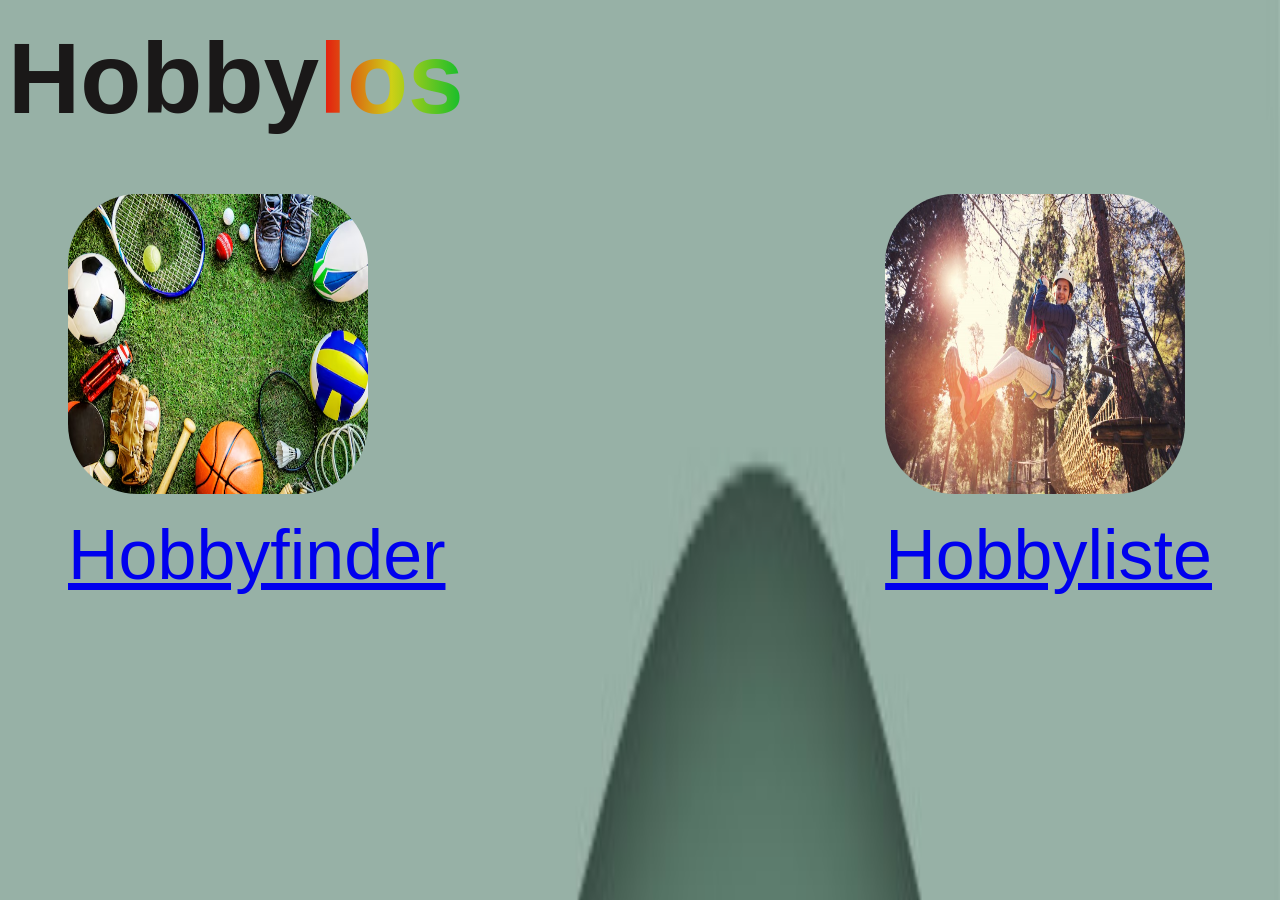
<file: index.html>
<!DOCTYPE html>
<html>
    <head>
        <meta charset="UTF-8">
        <title>HOBBYlos</title>
        <link rel="stylesheet" href="style.css" />   
</head>
<body>
    <h1><span class="hobby">Hobby</span><span class="los">los</span></h1>
    <div class="containerlos">
       <div class="left-column">
        <figure>
            <a href="Hobbyfinder.html"><img src="bilder/baelle.jpeg" class="bilder" width="300" height="300"></a>
            <figcaption><a href="Hobbyfinder.html" style="font-family: Arial; font-size: 70px;">Hobbyfinder</a></figcaption>
        </figure>
    </div>
    <div class="right-column">
        <figure>
            <a href="Hobbyliste.html"><img src="bilder/Ben.jpeg" class="bilder"  width="300" height="300"></a>
            <figcaption><a href="Hobbyliste.html" style="font-family: Arial; font-size: 70px;">Hobbyliste</a></div></figcaption>
        </figure>
    </div>
</body>
</html>
</file>
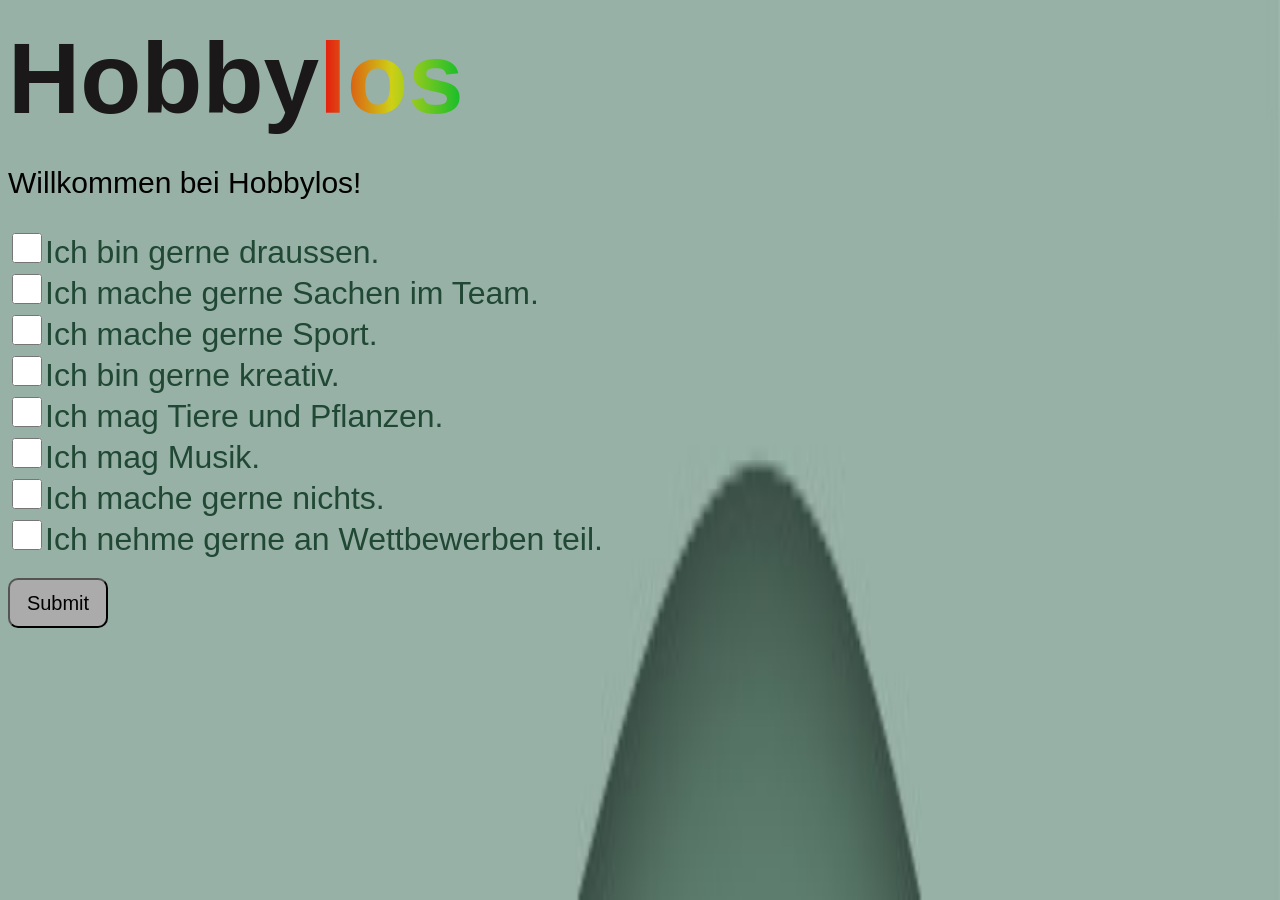
<file: Hobbyfinder.html>
<!DOCTYPE html>
<html>
    <head>
        <meta charset="UTF-8">
        <title>HOBBYlos</title>
        <link rel="stylesheet" href="style.css" /> 
</head>
    <body>
        <h1><span class="hobby">Hobby</span><span class="los">los</span></h1>
        <p class="Willkommen">Willkommen bei Hobbylos!</p>
     
        <div id="fragenliste"></div>
        <div id="ergebnis"></div>
        <script type="text/javascript" src="fragen.js"></script>
        <script type="text/javascript" src="hobbys.js"></script>
        <script type="text/javascript" src="hobbylos.js"></script>
        <script>
            fragenliste_ausgeben(fragen);
            const formular = document.getElementById("formular");
            formular.addEventListener("submit", vorschlagen);
        </script>
    </body>
</html>
</file>
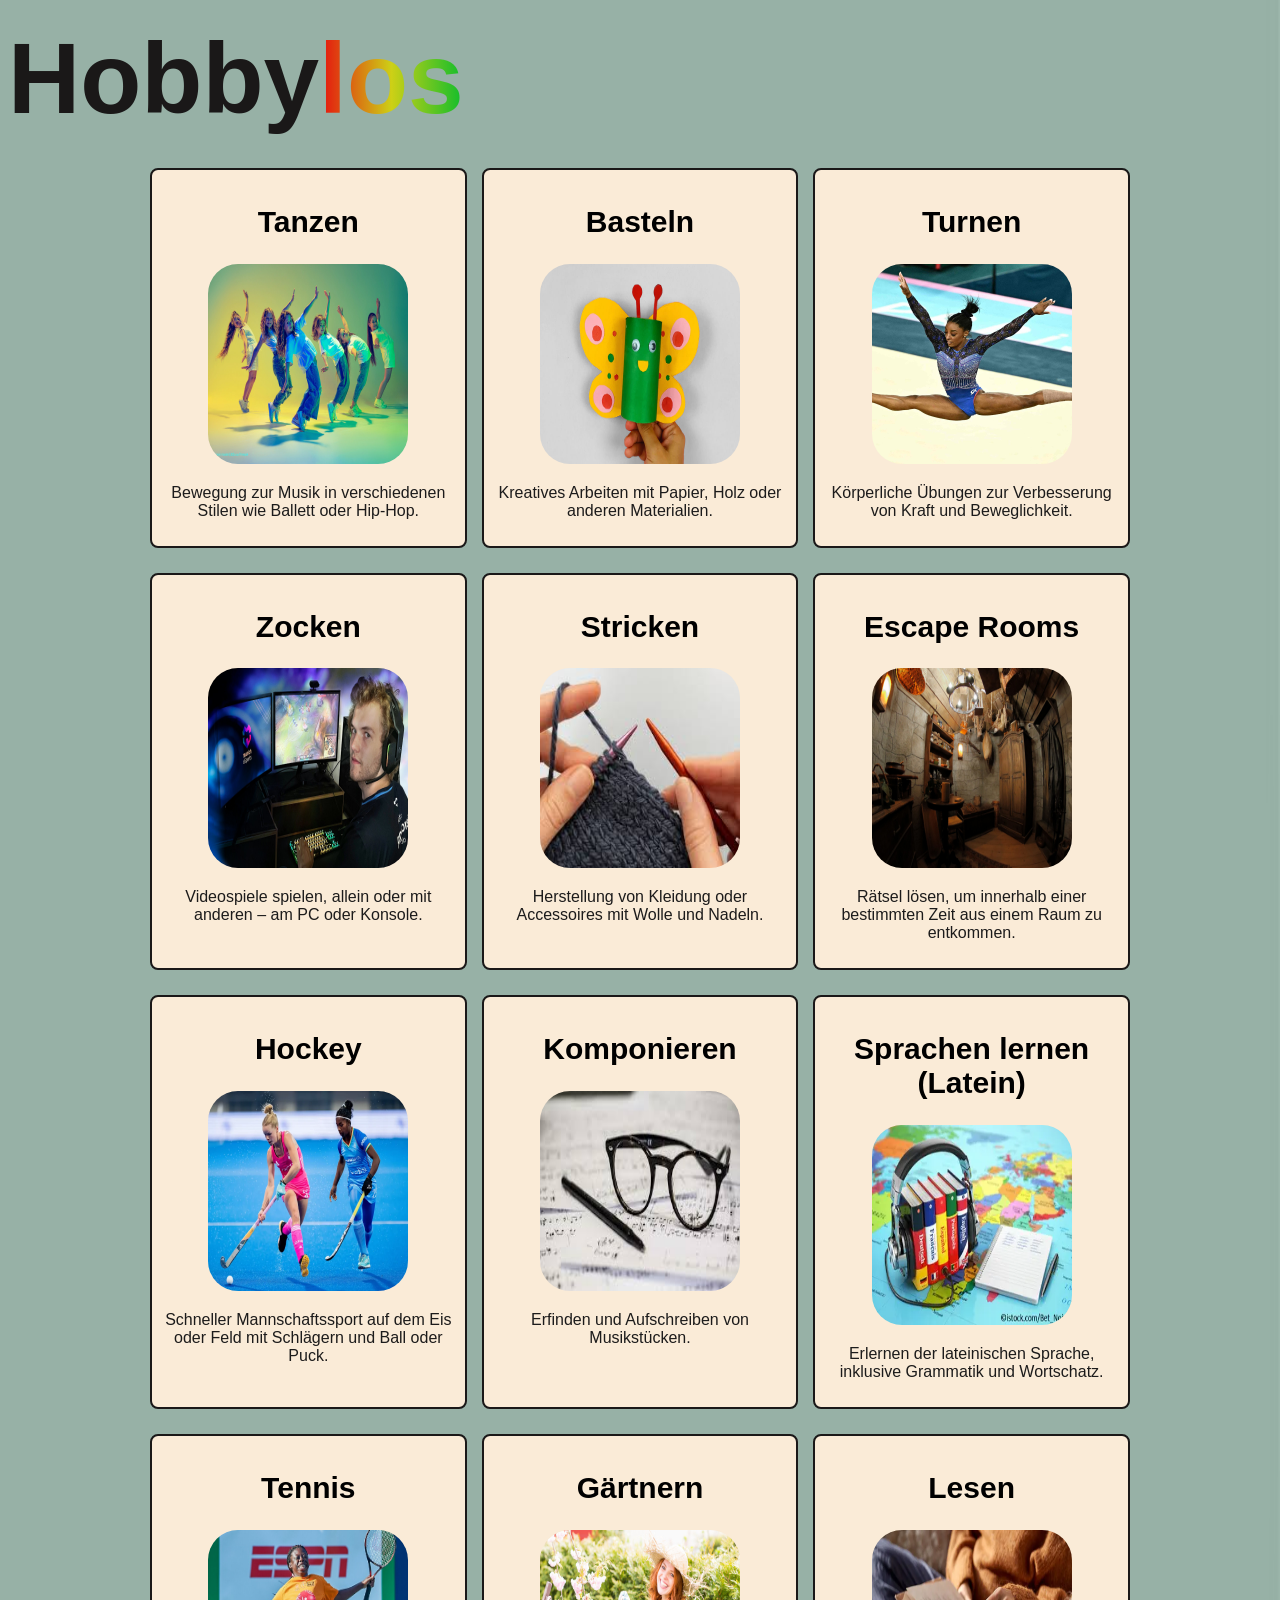
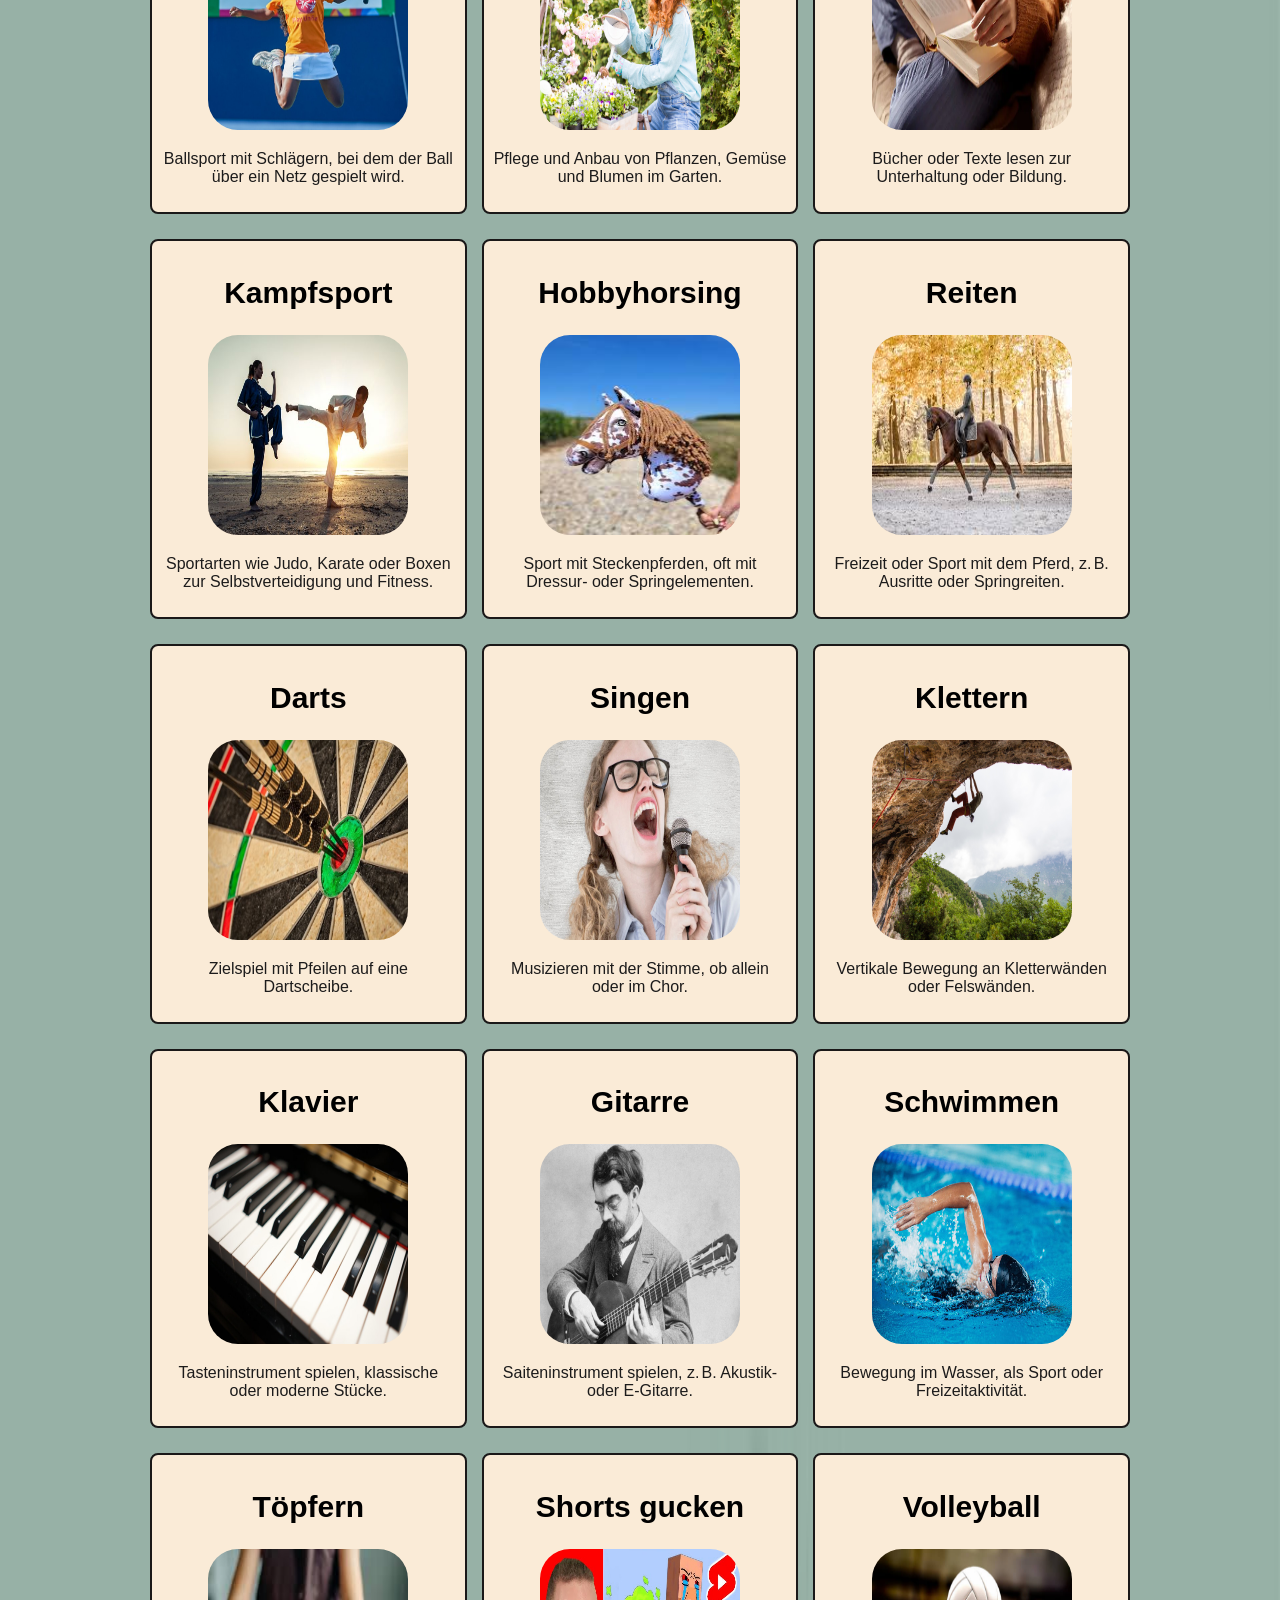
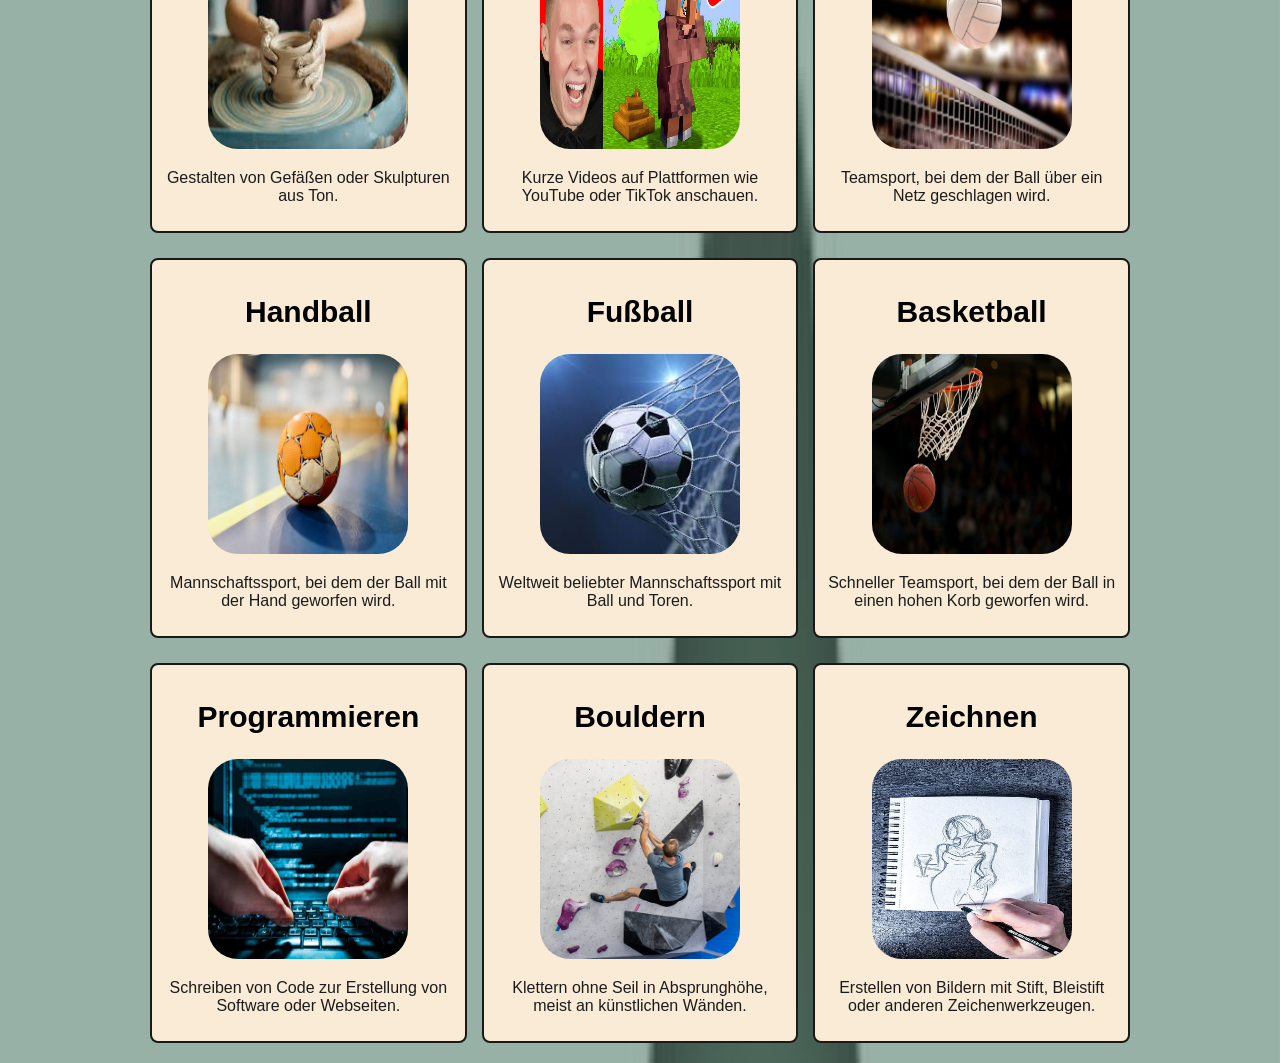
<file: Hobbyliste.html>
<!DOCTYPE html>
<html>
    <head>
        <meta charset="UTF-8">
        <title>HOBBYlos</title>
        <link rel="stylesheet" href="style.css" /> 
</head>
<body>
    <h1 style="font-family: Arial;"><span class="hobby">Hobby</span><span class="los">los</h1>
    <div id="container"></div>
    
    <script type="text/javascript" src="hobbys.js"></script>
    <script type="text/javascript" src="hobbylos.js"></script>
    <script>
        document.getElementById("container").innerHTML = bitte_bitte_mache_mir_eine_schoene_liste_mit_DIESEN_hobbys_danke_danke(hobbys);
    </script>
</body>
</html>
</file>
<file: style.css>
.hobby {
    font-size: 100px;
    color: #1a1818;
}
.los {
    font-size:100px;
    color: #204835;
}
body{
    background-image: url('bilder/Karl.jpg');
    background-size: 100% 1000%;
    background-repeat: no-repeat;
}
.container{
    display: grid;
    grid-template-columns: 1fr auto;
    gap:20px;
    max-width: 350px;
    margin: 0 auto;
}
.right-column
{
    padding: 20px;
    justify-self: end;
}
.left-column
{
    padding: 20px;
}
#container{
    display: grid;
    grid-template-columns: repeat(3,1fr);
    gap: 15px;
    max-width: 980px;
    margin: 20px auto;
}
.Karte{
    background-color: #204835;
    border: 2px solid #1a1818;
    padding: 10px;
    border-radius: 8px;
    text-align: center;
    
}
.Karte img{
    width: 200px; height: 200px; border-radius: 30px;
}
#formular{
    font-family: Arial;
    font-size: 32px;
    color: #204835;
}
.glitzer-text
{
    font-size: 48px;
    font-weight: bold;
    font-size:100px;
    background: linear-gradient(
        90deg,
        #fff 0%,
        #204835 25%,
        #fff 50%,
        #ffd700 75%,
        #fff 100%
    );
    background-size: 200% 100%;
    background-clip: text;
    -webkit-background-clip: text;
    color: transparent;
    animation: glitzern 3s linear infinite;
}
.Beschreibung{
    font-family: Arial; color: rgb(28, 27, 27);
}
@keyframes glitzern {
    0% {
        background-position: 200% 0;
    }
    100% {
        background-position: -200% 0;
    }
}
.Karte{
    background-color: antiquewhite;
}
.Name{
    font-family: Arial; font-size: 30px;
}
#formular label, #formular input[type="checkbox"]{
    font-family: Arial; 
}
#formular input[type="checkbox"]{
    width: 30px;
    height: 30px;
    
}
.hobby, .los{
    font-family: Arial;
    font-weight: bold;
}
.Willkommen{
    font-size: 30px;
    font-family: Arial;
}
#formular input[type="submit"] {
    font-family: Arial;
    width: 100px;
    height: 50px;
    font-size: 20px;
    border-radius: 10px;
    background-color: rgb(172, 171, 171);
    margin-top: 20px;
}

    

.los
{
    font-size: 48px;
    font-weight: bold;
    font-size:100px;
    background: linear-gradient(
        90deg,
        hsl(0, 88%, 48%) 0%,
        #cdd016 25%,
        #0fbd2c 50%,
        #178ad1 75%,
        #bd1bc9 100%
    );
    background-size: 200% 100%;
    background-clip: text;
    -webkit-background-clip: text;
    color: transparent;
    animation: glitzern 3s linear infinite;
}
@keyframes glitzern {
    0% {
        background-position: 200% 0;
    }
    100% {
        background-position: -200% 0;
    }
}a{
    font-size: 87px;
}
.bilder{
    border-radius: 70px;
}
.containerlos{
    display: grid;
    grid-template-columns: 1fr auto;
    gap:20px;
}
.right-column
{
    padding: 20px;
    justify-self: end;
}
.left-column
{
    padding: 20px;
}
.Karte{
    margin-top: 10px;
}
</file>
